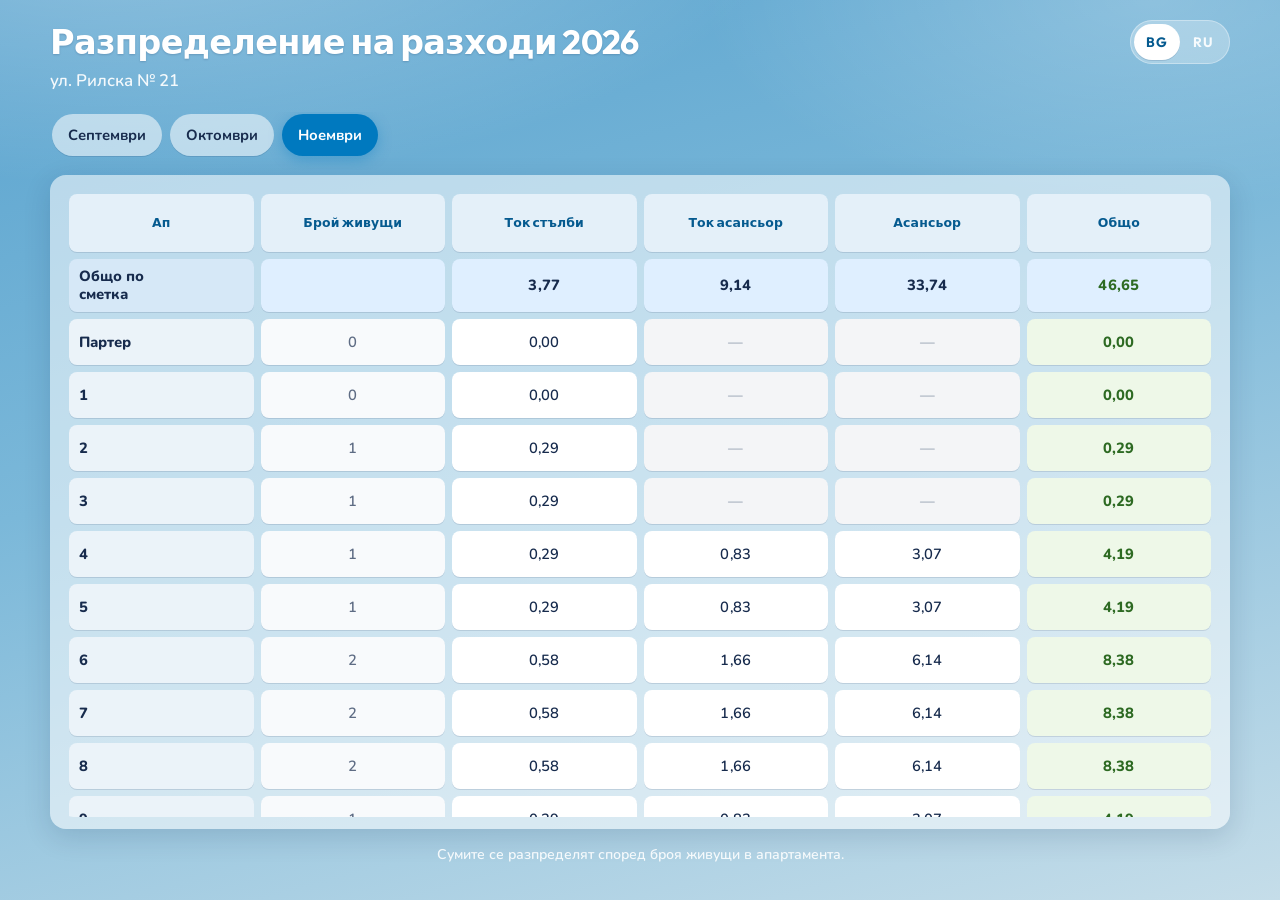
<file: index.html>
<!DOCTYPE html>
<html lang="bg">
<head>
  <meta charset="UTF-8" />
  <meta name="viewport" content="width=device-width, initial-scale=1, viewport-fit=cover" />
  <meta name="description" content="Разпределение на разходи — ул. Рилска № 21" />
  <title>Разпределение на разходи 2026</title>
  <link rel="preconnect" href="https://fonts.googleapis.com" />
  <link rel="preconnect" href="https://fonts.gstatic.com" crossorigin />
  <link href="https://fonts.googleapis.com/css2?family=Nunito:wght@500;600;700;800&family=Outfit:wght@500;600;700&display=swap" rel="stylesheet" />
  <link rel="stylesheet" href="styles.css" />
</head>
<body>
  <div class="page">
    <header class="header">
      <div class="header__brand">
        <h1 class="header__title" data-i18n="title">Разпределение на разходи 2026</h1>
        <p class="header__subtitle" data-i18n="subtitle">ул. Рилска № 21</p>
      </div>
      <div class="lang-switch" role="group" aria-label="Language">
        <button type="button" class="lang-btn is-active" data-lang="bg" aria-pressed="true">BG</button>
        <button type="button" class="lang-btn" data-lang="ru" aria-pressed="false">RU</button>
      </div>
    </header>

    <nav class="month-tabs" role="tablist" aria-label="Таблици" id="viewTabs"></nav>

    <main class="board">
      <div class="table-shell">
        <div class="table-scroll" id="tableScroll">
          <table class="expense-table" id="expenseTable">
            <thead id="tableHead"></thead>
            <tbody id="tableBody"></tbody>
          </table>
        </div>
        <p class="board__hint" data-i18n="hint">Плъзнете хоризонтално, за да видите всички колони</p>
      </div>
    </main>

    <footer class="footer">
      <p data-i18n="footerNote">Сумите се разпределят според броя живущи в апартамента.</p>
    </footer>
  </div>

  <script src="app.js"></script>
</body>
</html>
</file>
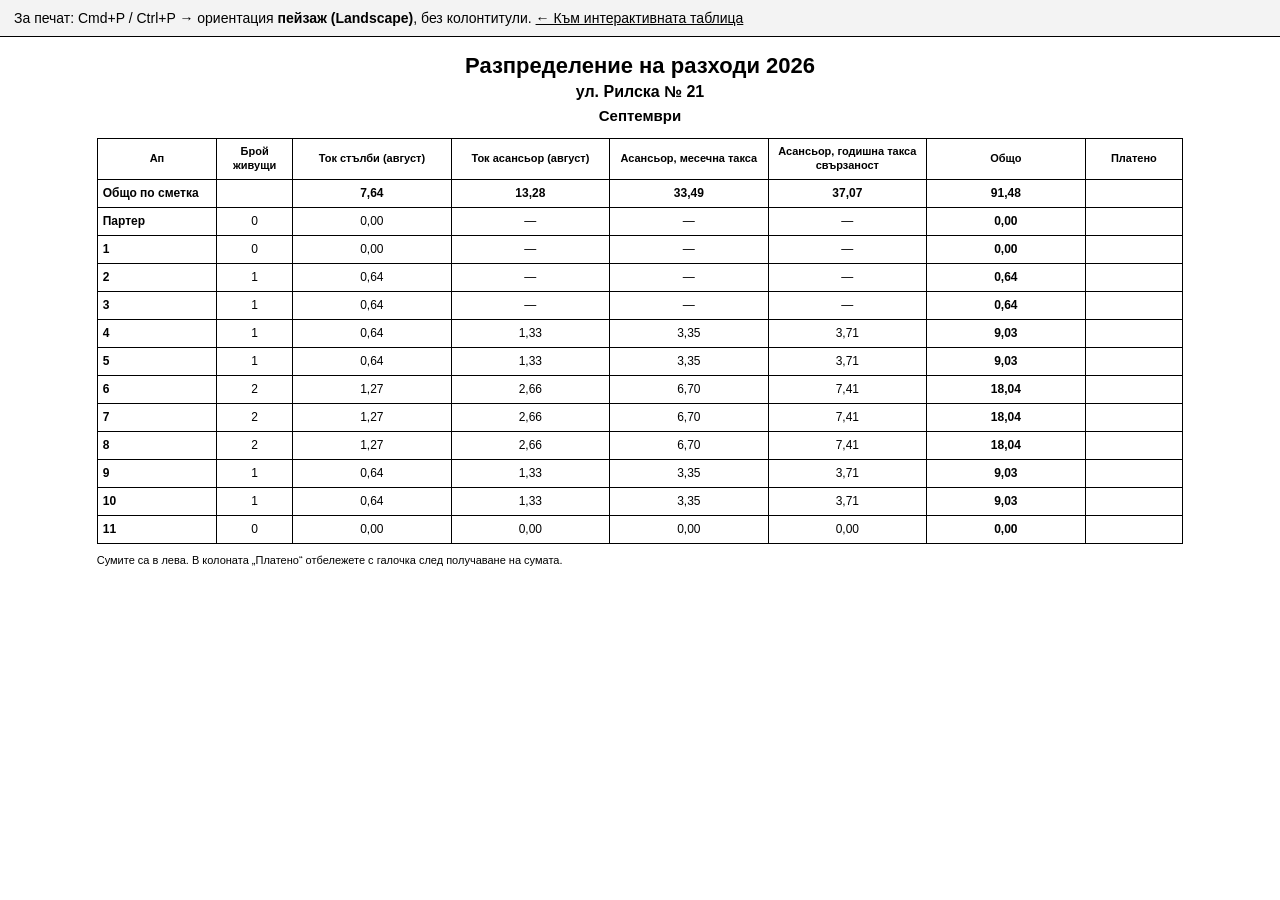
<file: print.html>
<!DOCTYPE html>
<html lang="bg">
<head>
  <meta charset="UTF-8" />
  <meta name="viewport" content="width=device-width, initial-scale=1" />
  <title>Разпределение на разходи 2026 — Септември (печат)</title>
  <style>
    @page {
      size: A4 landscape;
      margin: 12mm;
    }

    * {
      box-sizing: border-box;
    }

    html,
    body {
      margin: 0;
      padding: 0;
      background: #fff;
      color: #000;
      font-family: Arial, Helvetica, sans-serif;
    }

    .screen-hint {
      margin: 0;
      padding: 10px 14px;
      background: #f3f3f3;
      border-bottom: 1px solid #000;
      font-size: 14px;
    }

    .screen-hint a {
      color: #000;
    }

    .sheet {
      max-width: 297mm;
      margin: 0 auto;
      padding: 16px 18px 24px;
    }

    h1 {
      margin: 0;
      font-size: 22px;
      font-weight: 700;
      text-align: center;
      line-height: 1.2;
    }

    .subtitle {
      margin: 4px 0 0;
      font-size: 16px;
      text-align: center;
      font-weight: 700;
    }

    .month {
      margin: 6px 0 14px;
      font-size: 15px;
      text-align: center;
      font-weight: 700;
    }

    table {
      width: 100%;
      border-collapse: collapse;
      table-layout: fixed;
      font-size: 12px;
    }

    th,
    td {
      border: 1px solid #000;
      padding: 6px 5px;
      text-align: center;
      vertical-align: middle;
      word-wrap: break-word;
      hyphens: auto;
    }

    th {
      font-size: 11px;
      font-weight: 700;
      line-height: 1.25;
      background: #fff;
    }

    td.apt {
      text-align: left;
      font-weight: 700;
      width: 11%;
    }

    th.apt {
      width: 11%;
    }

    th.residents,
    td.residents {
      width: 7%;
    }

    th.paid,
    td.paid {
      width: 9%;
      height: 28px;
    }

    tr.bill td {
      font-weight: 700;
    }

    td.total {
      font-weight: 700;
    }

    td.na {
      color: #000;
    }

    .note {
      margin: 10px 0 0;
      font-size: 11px;
      text-align: left;
    }

    @media print {
      .screen-hint {
        display: none !important;
      }

      .sheet {
        max-width: none;
        padding: 0;
      }

      body {
        print-color-adjust: exact;
        -webkit-print-color-adjust: exact;
      }
    }
  </style>
</head>
<body>
  <p class="screen-hint">
    За печат: Cmd+P / Ctrl+P → ориентация <strong>пейзаж (Landscape)</strong>, без колонтитули.
    <a href="index.html">← Към интерактивната таблица</a>
  </p>

  <div class="sheet">
    <h1>Разпределение на разходи 2026</h1>
    <p class="subtitle">ул. Рилска № 21</p>
    <p class="month">Септември</p>

    <table>
      <thead>
        <tr>
          <th class="apt">Ап</th>
          <th class="residents">Брой живущи</th>
          <th>Ток стълби (август)</th>
          <th>Ток асансьор (август)</th>
          <th>Асансьор, месечна такса</th>
          <th>Асансьор, годишна такса свързаност</th>
          <th>Общо</th>
          <th class="paid">Платено</th>
        </tr>
      </thead>
      <tbody>
        <tr class="bill">
          <td class="apt">Общо по сметка</td>
          <td class="residents"></td>
          <td>7,64</td>
          <td>13,28</td>
          <td>33,49</td>
          <td>37,07</td>
          <td class="total">91,48</td>
          <td class="paid"></td>
        </tr>
        <tr>
          <td class="apt">Партер</td>
          <td class="residents">0</td>
          <td>0,00</td>
          <td class="na">—</td>
          <td class="na">—</td>
          <td class="na">—</td>
          <td class="total">0,00</td>
          <td class="paid"></td>
        </tr>
        <tr>
          <td class="apt">1</td>
          <td class="residents">0</td>
          <td>0,00</td>
          <td class="na">—</td>
          <td class="na">—</td>
          <td class="na">—</td>
          <td class="total">0,00</td>
          <td class="paid"></td>
        </tr>
        <tr>
          <td class="apt">2</td>
          <td class="residents">1</td>
          <td>0,64</td>
          <td class="na">—</td>
          <td class="na">—</td>
          <td class="na">—</td>
          <td class="total">0,64</td>
          <td class="paid"></td>
        </tr>
        <tr>
          <td class="apt">3</td>
          <td class="residents">1</td>
          <td>0,64</td>
          <td class="na">—</td>
          <td class="na">—</td>
          <td class="na">—</td>
          <td class="total">0,64</td>
          <td class="paid"></td>
        </tr>
        <tr>
          <td class="apt">4</td>
          <td class="residents">1</td>
          <td>0,64</td>
          <td>1,33</td>
          <td>3,35</td>
          <td>3,71</td>
          <td class="total">9,03</td>
          <td class="paid"></td>
        </tr>
        <tr>
          <td class="apt">5</td>
          <td class="residents">1</td>
          <td>0,64</td>
          <td>1,33</td>
          <td>3,35</td>
          <td>3,71</td>
          <td class="total">9,03</td>
          <td class="paid"></td>
        </tr>
        <tr>
          <td class="apt">6</td>
          <td class="residents">2</td>
          <td>1,27</td>
          <td>2,66</td>
          <td>6,70</td>
          <td>7,41</td>
          <td class="total">18,04</td>
          <td class="paid"></td>
        </tr>
        <tr>
          <td class="apt">7</td>
          <td class="residents">2</td>
          <td>1,27</td>
          <td>2,66</td>
          <td>6,70</td>
          <td>7,41</td>
          <td class="total">18,04</td>
          <td class="paid"></td>
        </tr>
        <tr>
          <td class="apt">8</td>
          <td class="residents">2</td>
          <td>1,27</td>
          <td>2,66</td>
          <td>6,70</td>
          <td>7,41</td>
          <td class="total">18,04</td>
          <td class="paid"></td>
        </tr>
        <tr>
          <td class="apt">9</td>
          <td class="residents">1</td>
          <td>0,64</td>
          <td>1,33</td>
          <td>3,35</td>
          <td>3,71</td>
          <td class="total">9,03</td>
          <td class="paid"></td>
        </tr>
        <tr>
          <td class="apt">10</td>
          <td class="residents">1</td>
          <td>0,64</td>
          <td>1,33</td>
          <td>3,35</td>
          <td>3,71</td>
          <td class="total">9,03</td>
          <td class="paid"></td>
        </tr>
        <tr>
          <td class="apt">11</td>
          <td class="residents">0</td>
          <td>0,00</td>
          <td>0,00</td>
          <td>0,00</td>
          <td>0,00</td>
          <td class="total">0,00</td>
          <td class="paid"></td>
        </tr>
      </tbody>
    </table>

    <p class="note">Сумите са в лева. В колоната „Платено“ отбележете с галочка след получаване на сумата.</p>
  </div>
</body>
</html>
</file>
<file: styles.css>
:root {
  --bg-top: #5ba4cf;
  --bg-mid: #7bb8d9;
  --bg-bottom: #c5dde9;
  --surface: rgba(255, 255, 255, 0.92);
  --surface-solid: #ffffff;
  --ink: #172b4d;
  --ink-muted: #5e6c84;
  --accent: #0079bf;
  --accent-soft: #e4f0f9;
  --accent-strong: #055a8f;
  --success: #61bd4f;
  --success-bg: #e3fce4;
  --border: rgba(9, 30, 66, 0.08);
  --shadow-soft: 0 1px 0 rgba(9, 30, 66, 0.12);
  --shadow-card: 0 2px 8px rgba(9, 30, 66, 0.12);
  --radius-lg: 16px;
  --radius-md: 12px;
  --radius-sm: 8px;
  --font-display: "Outfit", system-ui, sans-serif;
  --font-body: "Nunito", system-ui, sans-serif;
  --sticky-bg: #ebf3f9;
  --total-row: #dfefff;
  --paid-empty: #f4f5f7;
}

*,
*::before,
*::after {
  box-sizing: border-box;
}

html {
  -webkit-text-size-adjust: 100%;
  overflow-anchor: none;
}

body {
  margin: 0;
  min-height: 100dvh;
  font-family: var(--font-body);
  color: var(--ink);
  background:
    radial-gradient(1200px 500px at 10% -10%, rgba(255, 255, 255, 0.35), transparent 55%),
    radial-gradient(900px 420px at 90% 0%, rgba(255, 255, 255, 0.22), transparent 50%),
    linear-gradient(165deg, var(--bg-top) 0%, var(--bg-mid) 42%, var(--bg-bottom) 100%);
  background-attachment: fixed;
}

.page {
  width: min(1180px, calc(100% - 1.5rem));
  margin: 0 auto;
  padding: 1.25rem 0 2.5rem;
}

.header {
  display: flex;
  align-items: flex-start;
  justify-content: space-between;
  gap: 1rem;
  margin-bottom: 1.25rem;
  animation: rise 0.55s ease both;
}

.header__title {
  margin: 0;
  font-family: var(--font-display);
  font-size: clamp(1.45rem, 4vw, 2.1rem);
  font-weight: 700;
  letter-spacing: -0.02em;
  color: #fff;
  text-shadow: 0 1px 2px rgba(9, 30, 66, 0.18);
}

.header__subtitle {
  margin: 0.35rem 0 0;
  font-size: 1.05rem;
  font-weight: 600;
  color: rgba(255, 255, 255, 0.92);
}

.lang-switch {
  display: inline-flex;
  padding: 4px;
  border-radius: 999px;
  background: rgba(255, 255, 255, 0.28);
  backdrop-filter: blur(8px);
  box-shadow: inset 0 0 0 1px rgba(255, 255, 255, 0.35);
  flex-shrink: 0;
}

.lang-btn {
  appearance: none;
  border: 0;
  min-width: 44px;
  min-height: 36px;
  padding: 0.35rem 0.8rem;
  border-radius: 999px;
  background: transparent;
  color: rgba(255, 255, 255, 0.9);
  font-family: var(--font-display);
  font-size: 0.85rem;
  font-weight: 700;
  letter-spacing: 0.04em;
  cursor: pointer;
  transition: background 0.18s ease, color 0.18s ease, transform 0.12s ease;
  touch-action: manipulation;
}

.lang-btn:hover:not(.is-active) {
  background: rgba(255, 255, 255, 0.18);
}

.lang-btn:active {
  transform: scale(0.96);
}

.lang-btn.is-active,
.lang-btn.is-active:hover,
.lang-btn.is-active:focus {
  background: #fff;
  color: var(--accent-strong);
  box-shadow: var(--shadow-soft);
}

.month-tabs {
  display: flex;
  flex-wrap: nowrap;
  gap: 0.5rem;
  overflow-x: auto;
  overscroll-behavior-x: contain;
  padding: 0.15rem 0.1rem 0.85rem;
  margin-bottom: 0.35rem;
  scrollbar-width: thin;
  -webkit-overflow-scrolling: touch;
  animation: rise 0.65s ease both;
}

.month-tabs::-webkit-scrollbar {
  height: 6px;
}

.month-tabs::-webkit-scrollbar-thumb {
  background: rgba(255, 255, 255, 0.45);
  border-radius: 999px;
}

.month-tab {
  appearance: none;
  border: 0;
  flex: 0 0 auto;
  min-height: 42px;
  padding: 0.55rem 1rem;
  border-radius: 999px;
  background: rgba(255, 255, 255, 0.55);
  color: var(--ink);
  font-family: var(--font-body);
  font-size: 0.92rem;
  font-weight: 700;
  cursor: pointer;
  box-shadow: var(--shadow-soft);
  transition:
    background 0.18s ease,
    color 0.18s ease,
    box-shadow 0.18s ease,
    transform 0.12s ease;
  touch-action: manipulation;
}

.month-tab:hover:not(:disabled):not(.is-selected) {
  background: #fff;
  box-shadow: var(--shadow-card);
}

.month-tab:active:not(:disabled):not(.is-selected) {
  transform: scale(0.97);
  background: #e8f3fa;
}

.month-tab.is-selected,
.month-tab.is-selected:hover,
.month-tab.is-selected:focus,
.month-tab.is-selected:active {
  background: var(--accent);
  color: #fff;
  box-shadow: 0 4px 14px rgba(0, 121, 191, 0.35);
  transform: none;
}

.month-tab.is-selected:hover {
  background: var(--accent-strong);
}

.month-tab:disabled,
.month-tab.is-disabled {
  background: rgba(255, 255, 255, 0.28);
  color: rgba(23, 43, 77, 0.38);
  box-shadow: none;
  cursor: not-allowed;
  transform: none;
}

.board {
  animation: rise 0.75s ease both;
}

.table-shell {
  background: rgba(255, 255, 255, 0.55);
  border-radius: var(--radius-lg);
  padding: 0.75rem;
  box-shadow: 0 8px 28px rgba(9, 30, 66, 0.14);
  backdrop-filter: blur(10px);
}

.table-scroll {
  overflow: auto;
  border-radius: var(--radius-md);
  -webkit-overflow-scrolling: touch;
  max-height: min(70dvh, 820px);
}

.expense-table {
  width: 100%;
  border-collapse: separate;
  border-spacing: 0.45rem;
  min-width: 560px;
  table-layout: fixed;
}

.expense-table--wide {
  min-width: 980px;
}

.expense-table th,
.expense-table td {
  padding: 0;
  vertical-align: stretch;
  text-align: center;
  height: 1px;
}

.expense-table thead th {
  position: sticky;
  top: 0;
  z-index: 3;
}

.cell {
  display: flex;
  align-items: center;
  justify-content: center;
  height: 100%;
  min-height: 46px;
  padding: 0.55rem 0.65rem;
  border-radius: var(--radius-sm);
  background: var(--surface-solid);
  box-shadow: var(--shadow-soft);
  font-size: 0.92rem;
  font-weight: 600;
  line-height: 1.25;
  box-sizing: border-box;
}

.cell--head {
  min-height: 58px;
  background: var(--accent-soft);
  color: var(--accent-strong);
  font-family: var(--font-display);
  font-size: 0.78rem;
  font-weight: 700;
  letter-spacing: 0.01em;
  text-wrap: balance;
}

.cell--apt {
  justify-content: flex-start;
  font-weight: 800;
  background: var(--sticky-bg);
  color: var(--ink);
  white-space: nowrap;
}

.is-bill .cell--apt {
  white-space: normal;
  text-wrap: balance;
  line-height: 1.2;
  text-align: left;
}

.cell--muted {
  color: var(--ink-muted);
  background: #f8fafc;
}

.cell--money {
  font-variant-numeric: tabular-nums;
  letter-spacing: 0.01em;
}

.cell--total {
  background: #eef8e8;
  color: #2d6a22;
  font-weight: 800;
}

.cell--bill {
  background: var(--total-row);
  font-weight: 800;
}

.cell--na {
  color: #9aa5b5;
  background: #f4f5f7;
  font-weight: 600;
}

.cell--paid {
  min-height: 46px;
  background: var(--paid-empty);
}

.cell--paid.is-paid {
  background: var(--success-bg);
  color: var(--success);
}

.paid-mark {
  width: 1.35rem;
  height: 1.35rem;
  display: block;
}

.sticky-col {
  position: sticky;
  left: 0;
  z-index: 2;
}

.expense-table thead .sticky-col {
  z-index: 4;
}

.expense-table tbody tr.is-bill .cell--apt {
  background: #d6e8f7;
}

.board__hint {
  display: none;
  margin: 0.65rem 0 0;
  text-align: center;
  font-size: 0.8rem;
  font-weight: 600;
  color: var(--ink-muted);
}

.footer {
  margin-top: 1rem;
  text-align: center;
  color: rgba(255, 255, 255, 0.88);
  font-size: 0.88rem;
  font-weight: 600;
  animation: rise 0.85s ease both;
}

.footer p {
  margin: 0;
}

.empty-month {
  padding: 2.5rem 1rem;
  text-align: center;
  color: var(--ink-muted);
  font-weight: 700;
  background: var(--surface-solid);
  border-radius: var(--radius-md);
}

@keyframes rise {
  from {
    opacity: 0;
    transform: translateY(10px);
  }
  to {
    opacity: 1;
    transform: translateY(0);
  }
}

@media (max-width: 760px) {
  .page {
    width: min(100% - 1rem, 1180px);
    padding-top: 1rem;
  }

  .header {
    align-items: center;
  }

  .header__title {
    font-size: 1.35rem;
  }

  .header__subtitle {
    font-size: 0.95rem;
  }

  .table-shell {
    padding: 0.5rem;
  }

  .board__hint {
    display: block;
  }

  .expense-table {
    border-spacing: 0.35rem;
  }

  .cell {
    min-height: 42px;
    font-size: 0.86rem;
    padding: 0.45rem 0.5rem;
  }

  .cell--head {
    min-height: 52px;
    font-size: 0.72rem;
  }
}

@media (hover: none) {
  .month-tab:hover:not(:disabled):not(.is-selected) {
    background: rgba(255, 255, 255, 0.55);
    box-shadow: var(--shadow-soft);
  }

  .lang-btn:hover:not(.is-active) {
    background: transparent;
  }

  .month-tab.is-selected:hover {
    background: var(--accent);
  }
}
</file>
